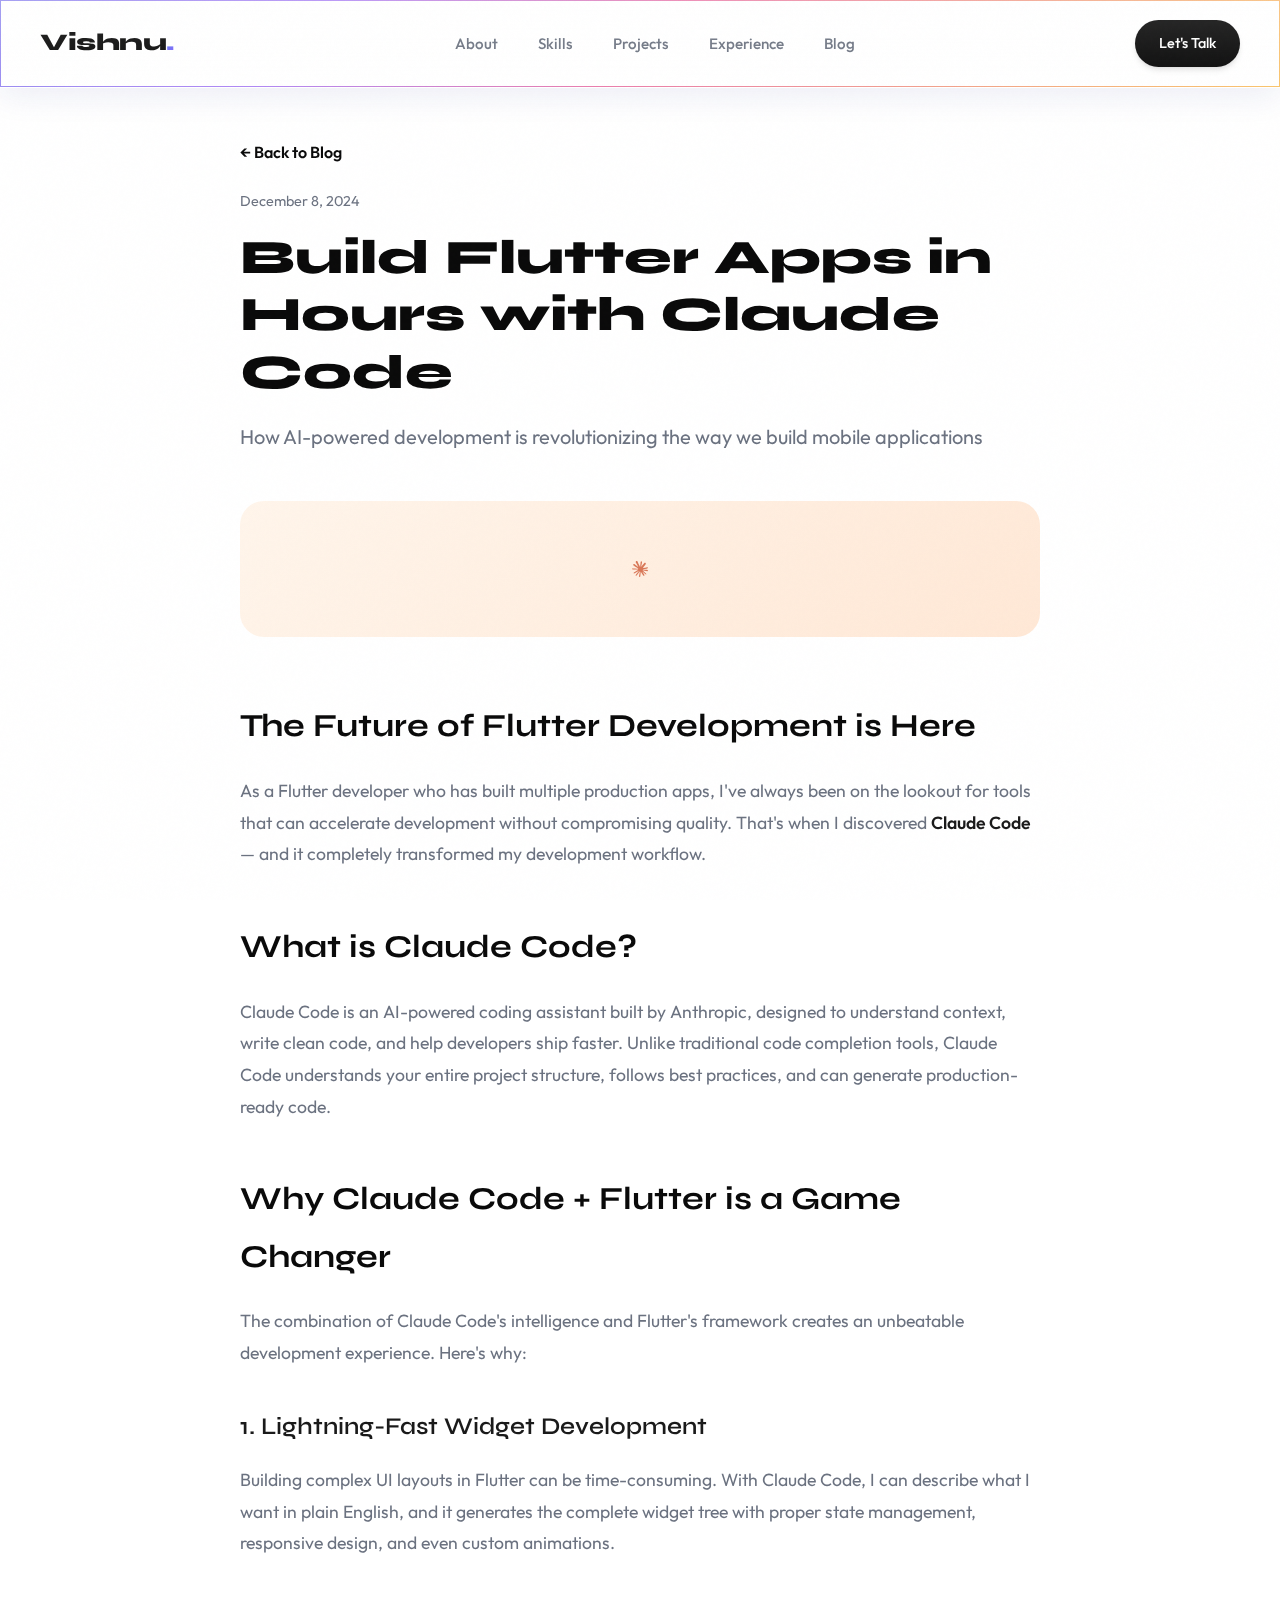
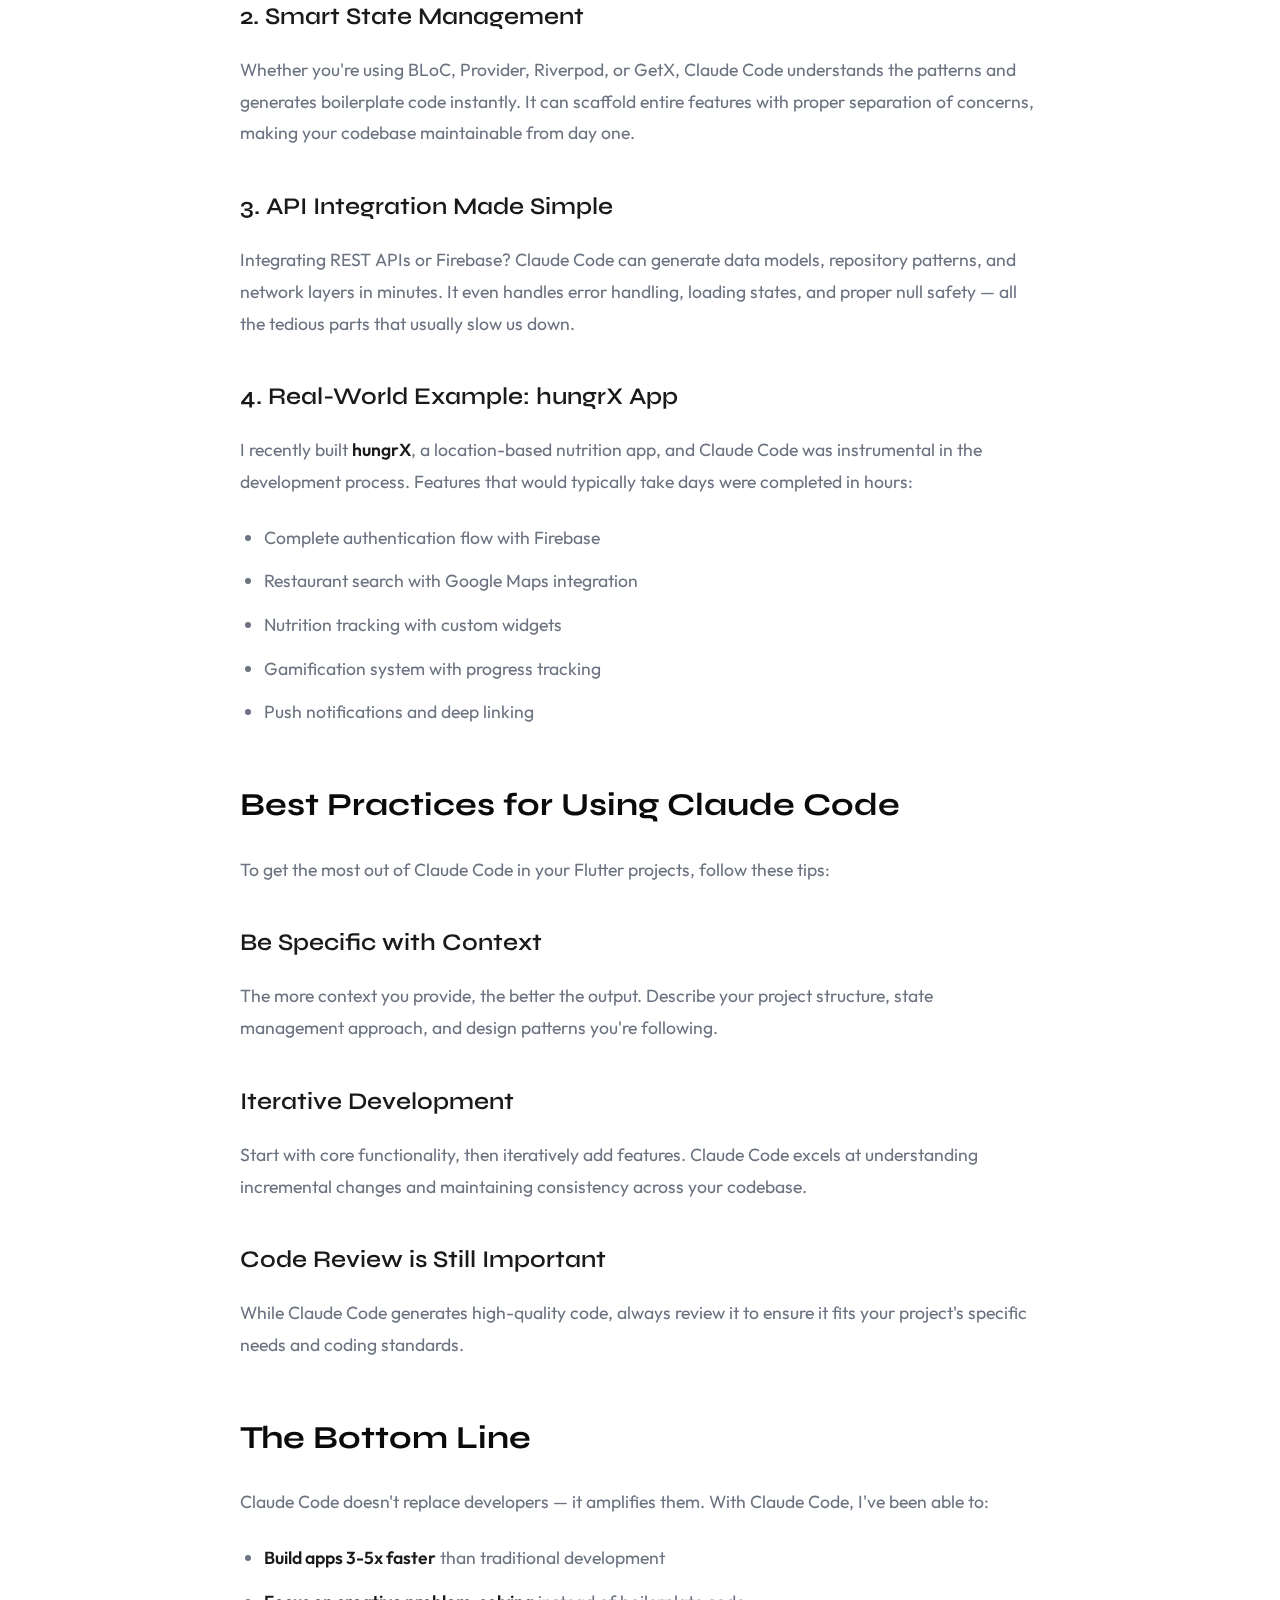
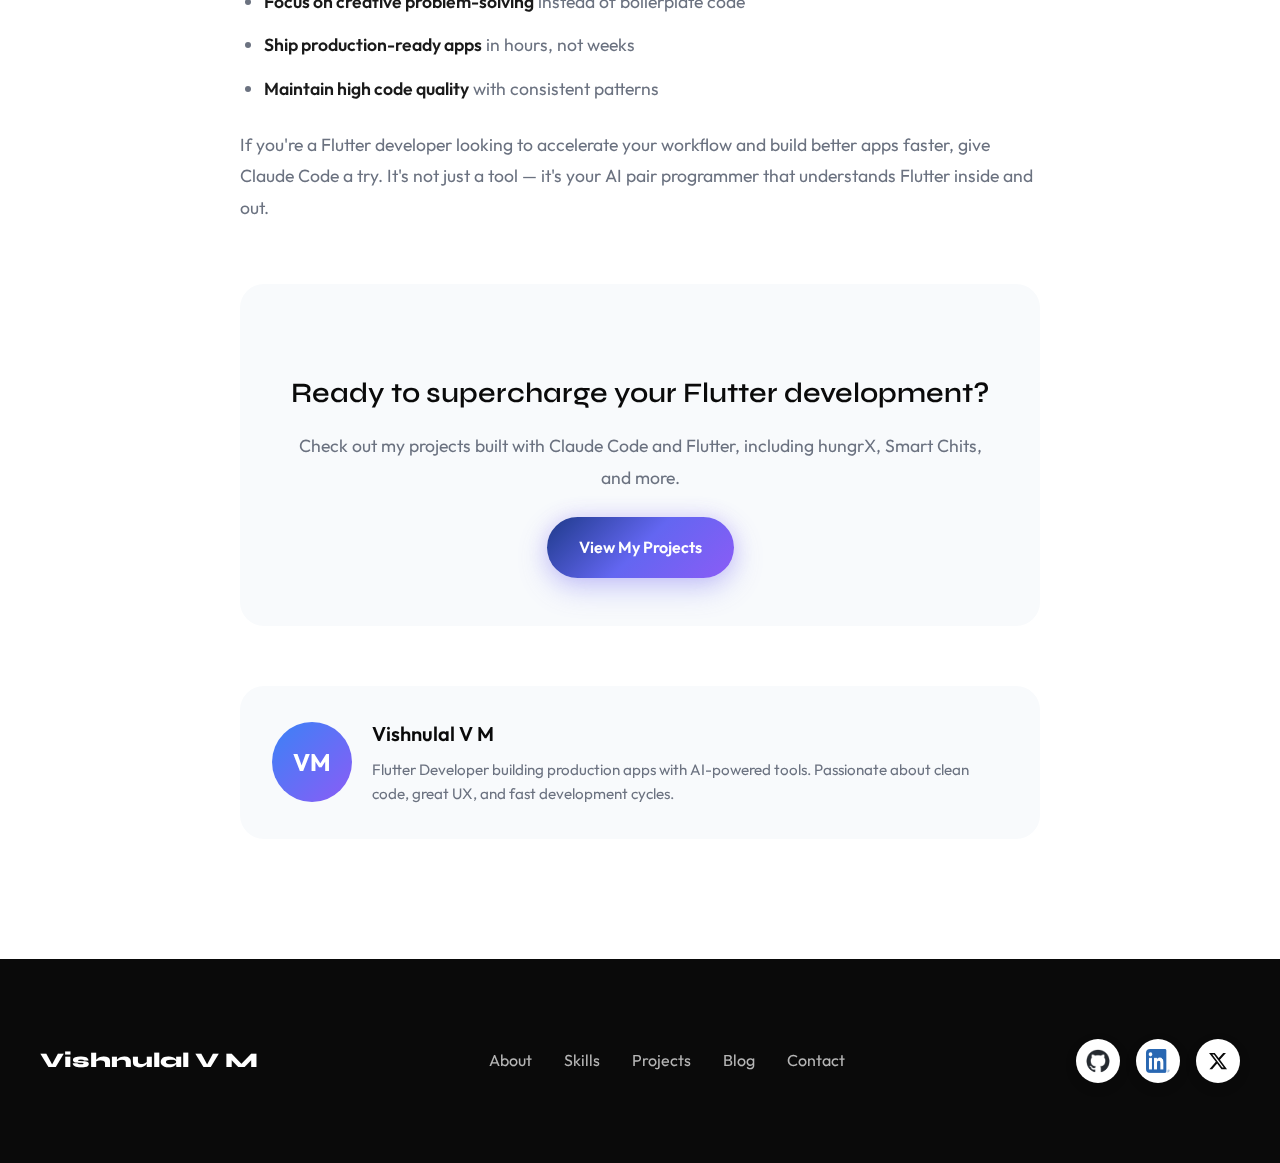
<file: blog-claude-flutter.html>
<!DOCTYPE html>
<html lang="en">
  <head>
    <meta charset="UTF-8" />
    <meta name="viewport" content="width=device-width, initial-scale=1.0" />
    <title>Build Flutter Apps in Hours with Claude Code | Vishnulal V M</title>
    <meta
      name="description"
      content="Discover how Claude Code revolutionizes Flutter development, enabling you to build production-ready apps in record time."
    />
    <link rel="preconnect" href="https://fonts.googleapis.com" />
    <link rel="preconnect" href="https://fonts.gstatic.com" crossorigin />
    <link
      href="https://fonts.googleapis.com/css2?family=Outfit:wght@300;400;500;600;700&family=Syne:wght@700;800&display=swap"
      rel="stylesheet"
    />
    <link rel="stylesheet" href="style.css" />
  </head>
  <body>
    <!-- Navigation -->
    <nav>
      <div class="nav-container">
        <a href="index.html" class="logo">Vishnu<span>.</span></a>
        <ul class="nav-links" id="navLinks">
          <li><a href="index.html#about">About</a></li>
          <li><a href="index.html#skills">Skills</a></li>
          <li><a href="index.html#projects">Projects</a></li>
          <li><a href="index.html#experience">Experience</a></li>
          <li><a href="blog.html" class="active">Blog</a></li>
        </ul>
        <a href="index.html#contact" class="nav-cta">Let's Talk</a>
        <div class="menu-toggle" id="menuToggle">
          <span></span>
          <span></span>
          <span></span>
        </div>
      </div>
    </nav>

    <!-- Blog Post Content -->
    <article class="blog-post">
      <div class="blog-post-container">
        <!-- Header -->
        <header class="blog-post-header">
          <a href="blog.html" class="back-link">&larr; Back to Blog</a>
          <span class="blog-post-date">December 8, 2024</span>
          <h1 class="blog-post-title">Build Flutter Apps in Hours with Claude Code</h1>
          <p class="blog-post-subtitle">
            How AI-powered development is revolutionizing the way we build mobile applications
          </p>
        </header>

        <!-- Featured Image -->
        <div class="blog-post-image">
          <img src="assets/claude-color.svg" alt="Claude Code" style="max-width: 200px; margin: 0 auto; display: block;" />
        </div>

        <!-- Content -->
        <div class="blog-post-content">
          <h2>The Future of Flutter Development is Here</h2>
          <p>
            As a Flutter developer who has built multiple production apps, I've always been on the lookout for tools that can accelerate development without compromising quality. That's when I discovered <strong>Claude Code</strong> — and it completely transformed my development workflow.
          </p>

          <h2>What is Claude Code?</h2>
          <p>
            Claude Code is an AI-powered coding assistant built by Anthropic, designed to understand context, write clean code, and help developers ship faster. Unlike traditional code completion tools, Claude Code understands your entire project structure, follows best practices, and can generate production-ready code.
          </p>

          <h2>Why Claude Code + Flutter is a Game Changer</h2>
          <p>
            The combination of Claude Code's intelligence and Flutter's framework creates an unbeatable development experience. Here's why:
          </p>

          <h3>1. Lightning-Fast Widget Development</h3>
          <p>
            Building complex UI layouts in Flutter can be time-consuming. With Claude Code, I can describe what I want in plain English, and it generates the complete widget tree with proper state management, responsive design, and even custom animations.
          </p>

          <h3>2. Smart State Management</h3>
          <p>
            Whether you're using BLoC, Provider, Riverpod, or GetX, Claude Code understands the patterns and generates boilerplate code instantly. It can scaffold entire features with proper separation of concerns, making your codebase maintainable from day one.
          </p>

          <h3>3. API Integration Made Simple</h3>
          <p>
            Integrating REST APIs or Firebase? Claude Code can generate data models, repository patterns, and network layers in minutes. It even handles error handling, loading states, and proper null safety — all the tedious parts that usually slow us down.
          </p>

          <h3>4. Real-World Example: hungrX App</h3>
          <p>
            I recently built <strong>hungrX</strong>, a location-based nutrition app, and Claude Code was instrumental in the development process. Features that would typically take days were completed in hours:
          </p>
          <ul>
            <li>Complete authentication flow with Firebase</li>
            <li>Restaurant search with Google Maps integration</li>
            <li>Nutrition tracking with custom widgets</li>
            <li>Gamification system with progress tracking</li>
            <li>Push notifications and deep linking</li>
          </ul>

          <h2>Best Practices for Using Claude Code</h2>
          <p>
            To get the most out of Claude Code in your Flutter projects, follow these tips:
          </p>

          <h3>Be Specific with Context</h3>
          <p>
            The more context you provide, the better the output. Describe your project structure, state management approach, and design patterns you're following.
          </p>

          <h3>Iterative Development</h3>
          <p>
            Start with core functionality, then iteratively add features. Claude Code excels at understanding incremental changes and maintaining consistency across your codebase.
          </p>

          <h3>Code Review is Still Important</h3>
          <p>
            While Claude Code generates high-quality code, always review it to ensure it fits your project's specific needs and coding standards.
          </p>

          <h2>The Bottom Line</h2>
          <p>
            Claude Code doesn't replace developers — it amplifies them. With Claude Code, I've been able to:
          </p>
          <ul>
            <li><strong>Build apps 3-5x faster</strong> than traditional development</li>
            <li><strong>Focus on creative problem-solving</strong> instead of boilerplate code</li>
            <li><strong>Ship production-ready apps</strong> in hours, not weeks</li>
            <li><strong>Maintain high code quality</strong> with consistent patterns</li>
          </ul>

          <p>
            If you're a Flutter developer looking to accelerate your workflow and build better apps faster, give Claude Code a try. It's not just a tool — it's your AI pair programmer that understands Flutter inside and out.
          </p>

          <div class="blog-post-cta">
            <h3>Ready to supercharge your Flutter development?</h3>
            <p>Check out my projects built with Claude Code and Flutter, including hungrX, Smart Chits, and more.</p>
            <a href="index.html#projects" class="btn-primary">View My Projects</a>
          </div>
        </div>

        <!-- Author Info -->
        <div class="blog-post-author">
          <div class="author-avatar">VM</div>
          <div class="author-info">
            <h4>Vishnulal V M</h4>
            <p>Flutter Developer building production apps with AI-powered tools. Passionate about clean code, great UX, and fast development cycles.</p>
          </div>
        </div>
      </div>
    </article>

    <!-- Footer -->
    <footer>
      <div class="footer-container">
        <div class="footer-logo">Vishnulal V M</div>
        <ul class="footer-links">
          <li><a href="index.html#about">About</a></li>
          <li><a href="index.html#skills">Skills</a></li>
          <li><a href="index.html#projects">Projects</a></li>
          <li><a href="blog.html">Blog</a></li>
          <li><a href="index.html#contact">Contact</a></li>
        </ul>
        <div class="footer-social">
          <a
            href="https://github.com/vishnulalvm"
            target="_blank"
            class="social-link"
            aria-label="GitHub"
          >
            <img src="assets/github-mark.png" alt="GitHub" style="width: 24px; height: 24px; border-radius: 50%;" />
          </a>
          <a
            href="https://linkedin.com/in/vishnulalvm"
            target="_blank"
            class="social-link"
            aria-label="LinkedIn"
          >
            <img src="assets/LI-In-Bug.png" alt="LinkedIn" style="width: 24px; height: 24px; border-radius: 4px;" />
          </a>
          <a
            href="https://x.com/vishnulal_vm"
            target="_blank"
            class="social-link"
            aria-label="X (Twitter)"
          >
            <svg viewBox="0 0 24 24">
              <path
                d="M18.244 2.25h3.308l-7.227 8.26 8.502 11.24H16.17l-5.214-6.817L4.99 21.75H1.68l7.73-8.835L1.254 2.25H8.08l4.713 6.231zm-1.161 17.52h1.833L7.084 4.126H5.117z"
              />
            </svg>
          </a>
        </div>
      </div>
    </footer>
    <script src="script.js"></script>
  </body>
</html>
</file>
<file: style.css>
:root {
    --primary: #0a0a0a;
    --secondary: #1a1a1a;
    --accent: #3b82f6;
    --accent-light: #60a5fa;
    --text: #1a1a1a;
    --text-muted: #6b7280;
    --bg: #ffffff;
    --bg-subtle: #f8fafc;

    /* Enhanced Gradient System - AI Website Style */
    --gradient-1: linear-gradient(135deg, #3b82f6 0%, #8b5cf6 100%);
    --gradient-2: linear-gradient(135deg, #f0f9ff 0%, #e0f2fe 50%, #f5f3ff 100%);
    --gradient-mesh: linear-gradient(135deg, #667eea 0%, #764ba2 50%, #f093fb 100%);
    --gradient-ai: linear-gradient(135deg, #4f46e5 0%, #7c3aed 25%, #db2777 50%, #f59e0b 100%);
    --gradient-cosmic: linear-gradient(135deg, #1e3a8a 0%, #6366f1 25%, #8b5cf6 50%, #ec4899 75%, #f97316 100%);
    --gradient-glass: linear-gradient(135deg, rgba(255,255,255,0.1) 0%, rgba(255,255,255,0.05) 100%);
    --gradient-glow: radial-gradient(circle at 50% 50%, rgba(139,92,246,0.15), transparent 70%);

    /* Enhanced Shadows with Color */
    --shadow-sm: 0 1px 2px rgba(0,0,0,0.05);
    --shadow-md: 0 4px 6px -1px rgba(0,0,0,0.1), 0 2px 4px -2px rgba(0,0,0,0.1);
    --shadow-lg: 0 10px 15px -3px rgba(0,0,0,0.1), 0 4px 6px -4px rgba(0,0,0,0.1);
    --shadow-xl: 0 20px 25px -5px rgba(0,0,0,0.1), 0 8px 10px -6px rgba(0,0,0,0.1);
    --shadow-glow: 0 0 30px rgba(139,92,246,0.3), 0 0 60px rgba(59,130,246,0.2);
    --shadow-glow-strong: 0 0 40px rgba(139,92,246,0.4), 0 0 80px rgba(59,130,246,0.3);

    /* Glassmorphism Presets */
    --glass-bg: rgba(255, 255, 255, 0.7);
    --glass-bg-strong: rgba(255, 255, 255, 0.85);
    --glass-border: rgba(255, 255, 255, 0.3);
    --glass-dark: rgba(0, 0, 0, 0.05);

    --radius: 16px;
    --radius-lg: 24px;
    --radius-full: 9999px;
}

* {
    margin: 0;
    padding: 0;
    box-sizing: border-box;
}

html {
    scroll-behavior: smooth;
}

body {
    font-family: 'Outfit', -apple-system, BlinkMacSystemFont, sans-serif;
    background: var(--bg);
    color: var(--text);
    line-height: 1.6;
    overflow-x: hidden;
}

/* Grain Overlay */
body::before {
    content: '';
    position: fixed;
    top: 0;
    left: 0;
    width: 100%;
    height: 100%;
    pointer-events: none;
    opacity: 0.015;
    z-index: 9999;
    background-image: url("data:image/svg+xml,%3Csvg viewBox='0 0 256 256' xmlns='http://www.w3.org/2000/svg'%3E%3Cfilter id='noiseFilter'%3E%3CfeTurbulence type='fractalNoise' baseFrequency='0.9' numOctaves='4' stitchTiles='stitch'/%3E%3C/filter%3E%3Crect width='100%25' height='100%25' filter='url(%23noiseFilter)'/%3E%3C/svg%3E");
}

/* Navigation - Frosted Glass Effect */
nav {
    position: fixed;
    top: 0;
    left: 0;
    right: 0;
    z-index: 1000;
    padding: 20px 40px;
    background: rgba(255, 255, 255, 0.35);
    backdrop-filter: blur(60px) saturate(180%);
    -webkit-backdrop-filter: blur(60px) saturate(180%);
    border-bottom: 1px solid rgba(255, 255, 255, 0.2);
    box-shadow: 0 8px 32px rgba(31, 38, 135, 0.08),
                inset 0 1px 1px rgba(255, 255, 255, 0.5),
                inset 0 -1px 1px rgba(255, 255, 255, 0.15);
    transition: all 0.3s ease;
}

/* Scrolled state - more opaque */
nav.scrolled {
    background: rgba(255, 255, 255, 0.6);
    backdrop-filter: blur(40px) saturate(180%);
    -webkit-backdrop-filter: blur(40px) saturate(180%);
    box-shadow: 0 4px 24px rgba(31, 38, 135, 0.12),
                inset 0 1px 1px rgba(255, 255, 255, 0.5);
}

nav::before {
    content: '';
    position: absolute;
    inset: 0;
    border-radius: 0;
    padding: 1px;
    background: var(--gradient-ai);
    -webkit-mask: linear-gradient(#fff 0 0) content-box, linear-gradient(#fff 0 0);
    -webkit-mask-composite: xor;
    mask-composite: exclude;
    opacity: 0;
    transition: opacity 0.3s ease;
    pointer-events: none;
}

nav:hover::before {
    opacity: 0.6;
}

/* Add subtle gradient overlay for depth */
nav::after {
    content: '';
    position: absolute;
    inset: 0;
    background: linear-gradient(180deg,
        rgba(255, 255, 255, 0.15) 0%,
        transparent 100%);
    pointer-events: none;
}

.nav-container {
    max-width: 1400px;
    margin: 0 auto;
    display: flex;
    justify-content: space-between;
    align-items: center;
}

.logo {
    font-family: 'Syne', sans-serif;
    font-weight: 800;
    font-size: 1.5rem;
    color: var(--primary);
    text-decoration: none;
    letter-spacing: -0.02em;
}

.logo span {
    background: var(--gradient-1);
    -webkit-background-clip: text;
    -webkit-text-fill-color: transparent;
    background-clip: text;
}

.nav-links {
    display: flex;
    gap: 40px;
    list-style: none;
}

.nav-links a {
    text-decoration: none;
    color: var(--text-muted);
    font-weight: 500;
    font-size: 0.95rem;
    transition: color 0.2s ease;
    position: relative;
}

.nav-links a::after {
    content: '';
    position: absolute;
    bottom: -4px;
    left: 0;
    width: 0;
    height: 2px;
    background: var(--gradient-ai);
    background-size: 200% 100%;
    transition: width 0.3s ease, background-position 0.5s ease;
    animation: gradientSlide 3s ease infinite;
}

@keyframes gradientSlide {
    0%, 100% { background-position: 0% 50%; }
    50% { background-position: 100% 50%; }
}

.nav-links a:hover {
    color: var(--primary);
}

.nav-links a:hover::after {
    width: 100%;
}

.nav-cta {
    background: var(--primary);
    color: white;
    padding: 12px 24px;
    border-radius: var(--radius-full);
    text-decoration: none;
    font-weight: 500;
    font-size: 0.9rem;
    transition: all 0.3s ease;
    box-shadow: var(--shadow-md);
}

.nav-cta:hover {
    transform: translateY(-2px);
    box-shadow: var(--shadow-lg);
}

/* Mobile Menu */
.menu-toggle {
    display: none;
    flex-direction: column;
    gap: 5px;
    cursor: pointer;
    padding: 10px;
}

.menu-toggle span {
    width: 24px;
    height: 2px;
    background: var(--primary);
    transition: all 0.3s ease;
}

/* Hero Section - Enhanced Gradient Mesh */
.hero {
    min-height: 100vh;
    display: flex;
    align-items: center;
    justify-content: center;
    padding: 140px 40px 120px;
    position: relative;
    background: linear-gradient(180deg, #ffffff 0%, #fafbff 100%);
    overflow: hidden;
}

.hero::before {
    content: '';
    position: absolute;
    top: -20%;
    right: -10%;
    width: 800px;
    height: 800px;
    background: radial-gradient(circle, rgba(99,102,241,0.12) 0%, rgba(139,92,246,0.08) 40%, transparent 70%);
    border-radius: 50%;
    filter: blur(80px);
    animation: float 20s ease-in-out infinite;
}

.hero::after {
    content: '';
    position: absolute;
    bottom: -20%;
    left: -10%;
    width: 700px;
    height: 700px;
    background: radial-gradient(circle, rgba(139,92,246,0.1) 0%, rgba(236,72,153,0.06) 40%, transparent 70%);
    border-radius: 50%;
    filter: blur(80px);
    animation: float 25s ease-in-out infinite reverse;
}

/* Animated gradient orb */
.hero .gradient-orb {
    position: absolute;
    width: 600px;
    height: 600px;
    top: 50%;
    left: 50%;
    transform: translate(-50%, -50%);
    background: radial-gradient(circle, rgba(124,58,237,0.08) 0%, rgba(219,39,119,0.05) 30%, transparent 60%);
    border-radius: 50%;
    filter: blur(100px);
    animation: pulse 15s ease-in-out infinite;
    pointer-events: none;
}

@keyframes pulse {
    0%, 100% {
        transform: translate(-50%, -50%) scale(1);
        opacity: 0.6;
    }
    50% {
        transform: translate(-50%, -50%) scale(1.2);
        opacity: 0.8;
    }
}

@keyframes float {
    0%, 100% { transform: translate(0, 0); }
    50% { transform: translate(30px, -30px); }
}

.hero-container {
    max-width: 1200px;
    width: 100%;
    display: grid;
    grid-template-columns: 1fr 1fr;
    gap: 80px;
    align-items: center;
    position: relative;
    z-index: 1;
}

.hero-content h1 {
    font-family: 'Syne', sans-serif;
    font-size: clamp(2.5rem, 5vw, 3.5rem);
    font-weight: 800;
    line-height: 1.2;
    letter-spacing: -0.03em;
    margin-bottom: 24px;
}

.hero-content h1 span {
    background: var(--gradient-1);
    -webkit-background-clip: text;
    -webkit-text-fill-color: transparent;
    background-clip: text;
    white-space: nowrap;
}

.hero-tagline {
    font-size: 1.25rem;
    color: var(--text-muted);
    margin-bottom: 32px;
    max-width: 500px;
}

.hero-stats {
    display: flex;
    gap: 48px;
    margin-bottom: 40px;
}

.stat {
    text-align: left;
}

.stat-number {
    font-family: 'Syne', sans-serif;
    font-size: 2.5rem;
    font-weight: 700;
    color: var(--primary);
    line-height: 1;
}

.stat-label {
    font-size: 0.9rem;
    color: var(--text-muted);
    margin-top: 4px;
}

.hero-buttons {
    display: flex;
    gap: 16px;
    flex-wrap: wrap;
}

.btn-primary {
    display: inline-flex;
    align-items: center;
    gap: 8px;
    background: var(--gradient-cosmic);
    background-size: 200% 200%;
    color: white;
    padding: 16px 32px;
    border-radius: var(--radius-full);
    text-decoration: none;
    font-weight: 600;
    font-size: 1rem;
    transition: all 0.4s cubic-bezier(0.4, 0, 0.2, 1);
    box-shadow: 0 10px 30px rgba(99,102,241,0.3),
                0 0 20px rgba(139,92,246,0.2);
    position: relative;
    overflow: hidden;
    animation: gradientRotate 6s ease infinite;
}

.btn-primary::before {
    content: '';
    position: absolute;
    inset: 0;
    background: linear-gradient(135deg, rgba(255,255,255,0.2), transparent);
    opacity: 0;
    transition: opacity 0.3s ease;
}

.btn-primary:hover {
    transform: translateY(-4px);
    box-shadow: 0 20px 40px rgba(99,102,241,0.4),
                0 0 40px rgba(139,92,246,0.3);
}

.btn-primary:hover::before {
    opacity: 1;
}

.btn-secondary {
    display: inline-flex;
    align-items: center;
    gap: 8px;
    background: var(--glass-bg-strong);
    backdrop-filter: blur(20px) saturate(180%);
    -webkit-backdrop-filter: blur(20px) saturate(180%);
    color: var(--primary);
    padding: 16px 32px;
    border-radius: var(--radius-full);
    text-decoration: none;
    font-weight: 600;
    font-size: 1rem;
    transition: all 0.4s cubic-bezier(0.4, 0, 0.2, 1);
    border: 2px solid var(--glass-border);
    position: relative;
    overflow: hidden;
}

.btn-secondary::before {
    content: '';
    position: absolute;
    inset: 0;
    background: var(--gradient-ai);
    opacity: 0;
    transition: opacity 0.3s ease;
}

.btn-secondary:hover {
    border-color: rgba(139,92,246,0.5);
    transform: translateY(-4px);
    box-shadow: 0 12px 30px rgba(99,102,241,0.2);
}

.btn-secondary:hover::before {
    opacity: 0.1;
}

.btn-secondary span,
.btn-secondary svg {
    position: relative;
    z-index: 1;
}

.hero-visual {
    position: relative;
    display: flex;
    justify-content: center;
    align-items: center;
}

.profile-frame {
    width: 400px;
    height: 400px;
    border-radius: 50%;
    background: var(--gradient-cosmic);
    background-size: 200% 200%;
    padding: 5px;
    position: relative;
    box-shadow: 0 10px 40px rgba(0,0,0,0.1);
    animation: gradientRotate 8s ease infinite;
}

@keyframes gradientRotate {
    0%, 100% { background-position: 0% 50%; }
    50% { background-position: 100% 50%; }
}

.profile-image {
    width: 100%;
    height: 100%;
    border-radius: 50%;
    background: #ffffff;
    display: flex;
    align-items: center;
    justify-content: center;
    font-size: 8rem;
    overflow: hidden;
    position: relative;
}

.profile-image img {
    width: 100%;
    height: 100%;
    object-fit: cover;
    border-radius: 50%;
    position: relative;
    z-index: 1;
}

.profile-image svg {
    width: 200px;
    height: 200px;
    fill: white;
    opacity: 0.9;
}

.floating-card {
    position: absolute;
    background: var(--glass-bg-strong);
    backdrop-filter: blur(20px) saturate(180%);
    -webkit-backdrop-filter: blur(20px) saturate(180%);
    padding: 16px 24px;
    border-radius: var(--radius);
    box-shadow: 0 10px 40px rgba(0,0,0,0.1),
                0 0 20px rgba(139,92,246,0.1);
    border: 1px solid var(--glass-border);
    animation: floatCard 6s ease-in-out infinite;
    overflow: hidden;
    z-index: 10;
}

.floating-card::before {
    content: '';
    position: absolute;
    inset: 0;
    background: var(--gradient-glass);
    opacity: 0.5;
    z-index: -1;
}

.floating-card span {
    position: relative;
    z-index: 1;
    font-weight: 600;
    display: flex;
    align-items: center;
    gap: 8px;
}

.floating-card.flutter {
    top: 10%;
    right: -20px;
    animation-delay: -2s;
}

.floating-card.dart {
    bottom: 20%;
    left: -40px;
    animation-delay: -4s;
}

@keyframes floatCard {
    0%, 100% { transform: translateY(0); }
    50% { transform: translateY(-15px); }
}

/* Shimmer Effect */
@keyframes shimmer {
    0% {
        background-position: -200% center;
    }
    100% {
        background-position: 200% center;
    }
}

.shimmer {
    position: relative;
    overflow: hidden;
}

.shimmer::after {
    content: '';
    position: absolute;
    top: 0;
    left: 0;
    width: 100%;
    height: 100%;
    background: linear-gradient(
        90deg,
        transparent,
        rgba(255, 255, 255, 0.3),
        transparent
    );
    background-size: 200% 100%;
    animation: shimmer 3s infinite;
    pointer-events: none;
}

.floating-card .icon {
    width: 28px;
    height: 28px;
    object-fit: contain;
}

/* Section Styles */
section {
    padding: 120px 40px;
}

.section-header {
    text-align: center;
    max-width: 700px;
    margin: 0 auto 60px;
}

.section-label {
    display: inline-block;
    font-size: 0.85rem;
    font-weight: 600;
    color: var(--accent);
    text-transform: uppercase;
    letter-spacing: 0.1em;
    margin-bottom: 16px;
}

.section-title {
    font-family: 'Syne', sans-serif;
    font-size: 3rem;
    font-weight: 700;
    letter-spacing: -0.02em;
    margin-bottom: 20px;
    background: var(--gradient-cosmic);
    background-size: 200% 200%;
    -webkit-background-clip: text;
    -webkit-text-fill-color: transparent;
    background-clip: text;
    animation: gradientRotate 8s ease infinite;
}

.section-subtitle {
    font-size: 1.15rem;
    color: var(--text-muted);
}

/* About Section - Enhanced Background */
.about {
    background: linear-gradient(180deg, #fafbff 0%, #f0f4ff 100%);
    position: relative;
    overflow: hidden;
}

.about::before {
    content: '';
    position: absolute;
    top: 20%;
    right: -10%;
    width: 600px;
    height: 600px;
    background: radial-gradient(circle, rgba(99,102,241,0.08) 0%, transparent 70%);
    border-radius: 50%;
    filter: blur(80px);
    pointer-events: none;
}

.about::after {
    content: '';
    position: absolute;
    bottom: 10%;
    left: -10%;
    width: 500px;
    height: 500px;
    background: radial-gradient(circle, rgba(139,92,246,0.06) 0%, transparent 70%);
    border-radius: 50%;
    filter: blur(80px);
    pointer-events: none;
}

.about-grid {
    max-width: 1300px;
    margin: 0 auto;
    display: grid;
    grid-template-columns: 1fr 1.3fr;
    gap: 100px;
    align-items: center;
    position: relative;
    z-index: 1;
}

.about-image {
    position: relative;
}

.about-image-frame {
    border-radius: var(--radius-lg);
    overflow: hidden;
    box-shadow: 0 20px 60px rgba(0,0,0,0.1);
    position: relative;
    transition: all 0.4s ease;
}

.about-image-frame:hover {
    transform: translateY(-10px);
    box-shadow: 0 30px 80px rgba(0,0,0,0.15);
}

.about-placeholder {
    width: 100%;
    aspect-ratio: 4/5;
    background: linear-gradient(135deg, #e0e7ff 0%, #c7d2fe 50%, #ddd6fe 100%);
    display: flex;
    align-items: center;
    justify-content: center;
}

.about-placeholder svg {
    width: 200px;
    height: 200px;
    fill: rgba(99, 102, 241, 0.3);
}

.about-content {
    padding: 40px 0;
}

.about-content h3 {
    font-family: 'Syne', sans-serif;
    font-size: 2.5rem;
    font-weight: 700;
    margin-bottom: 32px;
    line-height: 1.2;
    color: var(--primary);
}

.about-content p {
    color: var(--text-muted);
    margin-bottom: 24px;
    font-size: 1.1rem;
    line-height: 1.8;
}

.about-highlights {
    display: grid;
    grid-template-columns: 1fr 1fr;
    gap: 24px;
    margin-top: 48px;
}

.highlight-card {
    background: var(--glass-bg);
    backdrop-filter: blur(20px) saturate(180%);
    -webkit-backdrop-filter: blur(20px) saturate(180%);
    padding: 32px;
    border-radius: var(--radius-lg);
    transition: all 0.4s cubic-bezier(0.4, 0, 0.2, 1);
    border: 1px solid var(--glass-border);
    box-shadow: 0 4px 12px rgba(0,0,0,0.05);
    position: relative;
    overflow: hidden;
}

.highlight-card::before {
    content: '';
    position: absolute;
    inset: 0;
    background: var(--gradient-glass);
    opacity: 0;
    transition: opacity 0.4s ease;
}

.highlight-card:hover {
    transform: translateY(-12px);
    box-shadow: 0 16px 40px rgba(0,0,0,0.12),
                0 0 40px rgba(99,102,241,0.15);
    border-color: rgba(99,102,241,0.4);
}

.highlight-card:hover::before {
    opacity: 1;
}

.highlight-icon {
    width: 56px;
    height: 56px;
    background: var(--gradient-1);
    border-radius: 14px;
    display: flex;
    align-items: center;
    justify-content: center;
    margin-bottom: 20px;
}

.highlight-icon svg {
    width: 28px;
    height: 28px;
    fill: white;
}

.highlight-card h4 {
    font-weight: 600;
    font-size: 1.1rem;
    margin-bottom: 10px;
    color: var(--primary);
}

.highlight-card p {
    font-size: 0.95rem;
    color: var(--text-muted);
    margin: 0;
    line-height: 1.6;
}

/* Skills Section - Enhanced Background */
.skills {
    background: linear-gradient(180deg, #ffffff 0%, #f5f7ff 50%, #fafbff 100%);
    position: relative;
    overflow: hidden;
}

.skills::before {
    content: '';
    position: absolute;
    top: -10%;
    left: 50%;
    transform: translateX(-50%);
    width: 800px;
    height: 400px;
    background: radial-gradient(ellipse, rgba(139,92,246,0.08) 0%, transparent 70%);
    border-radius: 50%;
    filter: blur(100px);
    pointer-events: none;
}

.skills-container {
    max-width: 1200px;
    margin: 0 auto;
    position: relative;
    z-index: 1;
}

.skills-grid {
    display: grid;
    grid-template-columns: repeat(auto-fit, minmax(280px, 1fr));
    gap: 24px;
}

.skill-card {
    background: var(--glass-bg);
    backdrop-filter: blur(20px) saturate(180%);
    -webkit-backdrop-filter: blur(20px) saturate(180%);
    padding: 32px;
    border-radius: var(--radius-lg);
    box-shadow: var(--shadow-sm);
    transition: all 0.4s cubic-bezier(0.4, 0, 0.2, 1);
    border: 1px solid var(--glass-border);
    position: relative;
    overflow: hidden;
}

.skill-card::before {
    content: '';
    position: absolute;
    inset: 0;
    background: var(--gradient-glass);
    opacity: 0;
    transition: opacity 0.4s ease;
}

.skill-card:hover {
    transform: translateY(-12px);
    box-shadow: 0 20px 40px rgba(0,0,0,0.12),
                0 0 40px rgba(139,92,246,0.15);
    border-color: rgba(139,92,246,0.3);
}

.skill-card:hover::before {
    opacity: 1;
}

.skill-icon {
    width: 56px;
    height: 56px;
    background: linear-gradient(135deg, #e0e7ff 0%, #ddd6fe 50%, #fce7f3 100%);
    background-size: 200% 200%;
    border-radius: 16px;
    display: flex;
    align-items: center;
    justify-content: center;
    margin-bottom: 20px;
    font-size: 1.5rem;
    box-shadow: 0 4px 16px rgba(139,92,246,0.15);
    animation: gradientRotate 6s ease infinite;
    position: relative;
    z-index: 1;
}

.skill-card h3 {
    font-weight: 600;
    font-size: 1.2rem;
    margin-bottom: 12px;
}

.skill-card p {
    font-size: 0.95rem;
    color: var(--text-muted);
    margin-bottom: 20px;
}

.skill-tags {
    display: flex;
    flex-wrap: wrap;
    gap: 8px;
}

.skill-tag {
    font-size: 0.8rem;
    padding: 6px 12px;
    background: var(--bg-subtle);
    border-radius: var(--radius-full);
    color: var(--text-muted);
    font-weight: 500;
}

/* Projects Section */
.projects {
    background: white;
    padding-left: 0;
    padding-right: 0;
}

.projects-container {
    max-width: 100%;
    margin: 0 auto;
}

.projects-grid {
    display: flex;
    justify-content: center;
    flex-wrap: nowrap;
    gap: 32px;
    margin-bottom: 32px;
    overflow-x: auto;
    overflow-y: hidden;
    padding: 20px 40px;
    scroll-behavior: smooth;
    scroll-snap-type: x mandatory;
}

.projects-grid::-webkit-scrollbar {
    height: 6px;
}

.projects-grid::-webkit-scrollbar-track {
    background: rgba(0,0,0,0.05);
    border-radius: 3px;
}

.projects-grid::-webkit-scrollbar-thumb {
    background: rgba(0,0,0,0.2);
    border-radius: 3px;
}

.projects-grid::-webkit-scrollbar-thumb:hover {
    background: rgba(0,0,0,0.3);
}

.project-icon {
    cursor: pointer;
    text-align: center;
    transition: all 0.3s ease;
    scroll-snap-align: center;
    flex: 0 0 auto;
}

.project-icon:hover {
    transform: scale(1.1);
}

.project-icon.active .icon-circle {
    box-shadow: 0 0 0 4px rgba(59,130,246,0.3);
}

.icon-circle {
    width: 100px;
    height: 100px;
    border-radius: 50%;
    display: flex;
    align-items: center;
    justify-content: center;
    margin: 0 auto 12px;
    font-size: 2.5rem;
    box-shadow: var(--shadow-lg);
    transition: all 0.3s ease;
    overflow: hidden;
}

.project-logo {
    width: 60%;
    height: 60%;
    object-fit: contain;
    filter: brightness(0) invert(1);
}

.project-logo-full {
    width: 100%;
    height: 100%;
    object-fit: cover;
}

.project-icon span {
    font-weight: 500;
    font-size: 0.9rem;
    color: var(--text-muted);
}

.project-icon.active span {
    color: var(--primary);
    font-weight: 600;
}

/* Project Showcase - Enhanced Glassmorphism */
.project-showcase {
    background: var(--glass-bg);
    backdrop-filter: blur(30px) saturate(180%);
    -webkit-backdrop-filter: blur(30px) saturate(180%);
    border-radius: var(--radius-lg);
    padding: 40px;
    display: none;
    animation: fadeIn 0.4s ease;
    border: 1px solid var(--glass-border);
    box-shadow: 0 8px 32px rgba(0,0,0,0.08);
    position: relative;
    overflow: hidden;
}

.project-showcase::before {
    content: '';
    position: absolute;
    inset: 0;
    background: var(--gradient-glass);
    opacity: 0.3;
    pointer-events: none;
}

.project-showcase.active {
    display: block;
}

.project-info,
.project-details,
.project-screenshots {
    position: relative;
    z-index: 1;
}

@keyframes fadeIn {
    from { opacity: 0; transform: translateY(20px); }
    to { opacity: 1; transform: translateY(0); }
}

.project-info {
    display: grid;
    grid-template-columns: 1fr 1.5fr;
    gap: 5px;
    align-items: start;
}

.project-details h3 {
    font-family: 'Syne', sans-serif;
    font-size: 1.8rem;
    font-weight: 700;
    margin-bottom: 16px;
}

.project-details p {
    color: var(--text-muted);
    margin-bottom: 24px;
}

.project-tech {
    display: flex;
    flex-wrap: wrap;
    gap: 8px;
    margin-bottom: 24px;
}

.tech-badge {
    font-size: 0.8rem;
    padding: 6px 14px;
    background: white;
    border-radius: var(--radius-full);
    color: var(--accent);
    font-weight: 500;
    border: 1px solid rgba(59,130,246,0.2);
}

.project-links {
    display: flex;
    gap: 12px;
}

.project-link {
    display: inline-flex;
    align-items: center;
    gap: 6px;
    padding: 10px 20px;
    background: var(--primary);
    color: white;
    text-decoration: none;
    border-radius: var(--radius-full);
    font-size: 0.9rem;
    font-weight: 500;
    transition: all 0.3s ease;
}

.project-link:hover {
    transform: translateY(-2px);
}

.project-link.outline {
    background: transparent;
    color: var(--primary);
    border: 2px solid var(--primary);
}

.project-screenshots {
    display: flex;
    gap: 16px;
    overflow-x: auto;
    overflow-y: hidden;
    padding: 16px 0;
    scroll-behavior: smooth;
    scroll-snap-type: x mandatory;
    -webkit-overflow-scrolling: touch;
}

.project-screenshots::-webkit-scrollbar {
    height: 8px;
}

.project-screenshots::-webkit-scrollbar-track {
    background: rgba(0,0,0,0.05);
    border-radius: 4px;
}

.project-screenshots::-webkit-scrollbar-thumb {
    background: rgba(0,0,0,0.2);
    border-radius: 4px;
}

.project-screenshots::-webkit-scrollbar-thumb:hover {
    background: rgba(0,0,0,0.3);
}

.screenshot {
    flex: 0 0 auto;
    width: 220px;
    border-radius: var(--radius);
    box-shadow: var(--shadow-md);
    overflow: hidden;
    transition: all 0.3s ease;
    background: #f3f4f6;
    display: flex;
    align-items: center;
    justify-content: center;
    scroll-snap-align: center;
}

.screenshot:hover {
    transform: translateY(-5px);
    box-shadow: var(--shadow-xl);
}

.screenshot img {
    width: 100%;
    height: 100%;
    object-fit: contain;
}

/* Experience Section */
.experience {
    background: var(--primary);
    color: white;
}

.experience .section-label {
    color: var(--accent-light);
}

.experience .section-title {
    color: white;
}

.experience .section-subtitle {
    color: rgba(255,255,255,0.7);
}

.experience-container {
    max-width: 900px;
    margin: 0 auto;
}

.timeline {
    position: relative;
    padding-left: 40px;
}

.timeline::before {
    content: '';
    position: absolute;
    left: 7px;
    top: 0;
    bottom: 0;
    width: 2px;
    background: rgba(255,255,255,0.2);
}

.timeline-item {
    position: relative;
    padding-bottom: 48px;
}

.timeline-item:last-child {
    padding-bottom: 0;
}

.timeline-dot {
    position: absolute;
    left: -40px;
    top: 0;
    width: 16px;
    height: 16px;
    background: var(--accent);
    border-radius: 50%;
    border: 3px solid var(--primary);
}

.timeline-content {
    background: rgba(255,255,255,0.05);
    padding: 32px;
    border-radius: var(--radius);
    backdrop-filter: blur(10px);
}

.timeline-header {
    display: flex;
    justify-content: space-between;
    align-items: flex-start;
    margin-bottom: 16px;
    flex-wrap: wrap;
    gap: 12px;
}

.timeline-title {
    font-family: 'Syne', sans-serif;
    font-size: 1.4rem;
    font-weight: 700;
}

.timeline-company {
    color: var(--accent-light);
    font-weight: 500;
}

.timeline-date {
    font-size: 0.9rem;
    color: rgba(255,255,255,0.6);
    background: rgba(255,255,255,0.1);
    padding: 6px 14px;
    border-radius: var(--radius-full);
}

.timeline-description {
    color: rgba(255,255,255,0.8);
    margin-bottom: 20px;
}

.timeline-achievements {
    list-style: none;
}

.timeline-achievements li {
    position: relative;
    padding-left: 24px;
    margin-bottom: 12px;
    color: rgba(255,255,255,0.7);
    font-size: 0.95rem;
}

.timeline-achievements li::before {
    content: '✓';
    position: absolute;
    left: 0;
    color: var(--accent-light);
    font-weight: 600;
}

/* Contact Section */
.contact {
    background: white;
}

.contact-container {
    max-width: 800px;
    margin: 0 auto;
    text-align: center;
}

.contact-methods {
    display: flex;
    justify-content: center;
    flex-wrap: wrap;
    gap: 24px;
    margin-top: 48px;
}

.contact-card {
    background: var(--glass-bg);
    backdrop-filter: blur(20px) saturate(180%);
    -webkit-backdrop-filter: blur(20px) saturate(180%);
    padding: 32px 48px;
    border-radius: var(--radius-lg);
    text-decoration: none;
    color: var(--text);
    transition: all 0.4s cubic-bezier(0.4, 0, 0.2, 1);
    min-width: 200px;
    border: 1px solid var(--glass-border);
    position: relative;
    overflow: hidden;
}

.contact-card::before {
    content: '';
    position: absolute;
    inset: 0;
    background: var(--gradient-ai);
    opacity: 0;
    transition: opacity 0.4s ease;
}

.contact-card:hover {
    transform: translateY(-12px);
    box-shadow: 0 20px 40px rgba(0,0,0,0.12),
                0 0 40px rgba(139,92,246,0.2);
    background: var(--glass-bg-strong);
    border-color: rgba(139,92,246,0.4);
}

.contact-card:hover::before {
    opacity: 0.05;
}

.contact-icon,
.contact-card h4,
.contact-card p {
    position: relative;
    z-index: 1;
}

.contact-icon {
    font-size: 2.5rem;
    margin-bottom: 16px;
}

.contact-card h4 {
    font-weight: 600;
    margin-bottom: 4px;
}

.contact-card p {
    color: var(--text-muted);
    font-size: 0.9rem;
}

/* Footer */
footer {
    background: var(--primary);
    color: white;
    padding: 80px 40px;
}

.footer-container {
    max-width: 1200px;
    margin: 0 auto;
    display: flex;
    justify-content: space-between;
    align-items: center;
    flex-wrap: wrap;
    gap: 24px;
}

.footer-logo {
    font-family: 'Syne', sans-serif;
    font-weight: 800;
    font-size: 1.3rem;
}

.footer-links {
    display: flex;
    gap: 32px;
    list-style: none;
}

.footer-links a {
    color: rgba(255,255,255,0.7);
    text-decoration: none;
    transition: color 0.2s;
}

.footer-links a:hover {
    color: white;
}

.footer-social {
    display: flex;
    gap: 16px;
}

.social-link {
    width: 44px;
    height: 44px;
    background: white;
    border-radius: 50%;
    display: flex;
    align-items: center;
    justify-content: center;
    text-decoration: none;
    transition: all 0.3s ease;
    box-shadow: 0 4px 12px rgba(0,0,0,0.15);
}

.social-link:hover {
    background: #f3f4f6;
    transform: translateY(-5px);
    box-shadow: 0 8px 20px rgba(0,0,0,0.2);
}

.social-link svg {
    width: 20px;
    height: 20px;
    fill: var(--primary);
}

.social-link img {
    opacity: 1;
}

/* Responsive */
@media (max-width: 1024px) {
    .hero-container {
        grid-template-columns: 1fr;
        text-align: center;
        gap: 60px;
    }

    .hero-content h1 {
        font-size: 3rem;
    }

    .hero-tagline {
        margin: 0 auto 32px;
    }

    .hero-stats {
        justify-content: center;
    }

    .hero-buttons {
        justify-content: center;
    }

    .hero-visual {
        order: -1;
    }

    .profile-frame {
        width: 300px;
        height: 300px;
    }

    .floating-card {
        display: none;
    }

    .about-grid {
        grid-template-columns: 1fr;
        gap: 60px;
    }

    .about-content {
        padding: 0;
    }

    .about-content h3 {
        font-size: 2rem;
    }

    .project-info {
        grid-template-columns: 1fr;
    }

    .section-title {
        font-size: 2.5rem;
    }
}

@media (max-width: 768px) {
    nav {
        padding: 16px 24px;
    }

    .nav-links {
        display: none;
        position: absolute;
        top: 100%;
        left: 0;
        right: 0;
        background: white;
        flex-direction: column;
        padding: 24px;
        gap: 20px;
        box-shadow: var(--shadow-lg);
    }

    .nav-links.active {
        display: flex;
    }

    .nav-cta {
        display: none;
    }

    .menu-toggle {
        display: flex;
    }

    section {
        padding: 80px 24px;
    }

    .hero {
        padding: 120px 24px 80px;
    }

    .hero-content h1 {
        font-size: 2.2rem;
    }

    .hero-stats {
        flex-direction: column;
        gap: 20px;
    }

    .stat {
        text-align: center;
    }

    .hero-buttons {
        flex-direction: column;
    }

    .btn-primary, .btn-secondary {
        width: 100%;
        justify-content: center;
    }

    .about-highlights {
        grid-template-columns: repeat(2, 1fr);
        gap: 16px;
        margin-top: 32px;
    }

    .highlight-card {
        padding: 24px;
        text-align: center;
    }

    .highlight-icon {
        margin: 0 auto 16px;
    }

    .skills-grid {
        grid-template-columns: repeat(2, 1fr);
        gap: 16px;
    }

    .skill-card {
        padding: 24px 20px;
        text-align: center;
    }

    .skill-icon {
        margin: 0 auto 16px;
    }

    .skill-card h3 {
        font-size: 1.1rem;
    }

    .skill-card p {
        font-size: 0.9rem;
    }

    .projects-grid {
        gap: 12px;
        flex-wrap: nowrap;
        justify-content: flex-start;
        padding: 10px 20px 10px 0;
        -webkit-overflow-scrolling: touch;
        scrollbar-width: none;
    }

    .projects-grid::-webkit-scrollbar {
        display: none;
    }

    .project-screenshots {
        padding: 16px 20px;
        scrollbar-width: none;
    }

    .project-screenshots::-webkit-scrollbar {
        display: none;
    }

    .project-icon {
        flex: 0 0 auto;
        min-width: 100px;
        scroll-snap-align: start;
    }

    .icon-circle {
        width: 80px;
        height: 80px;
        font-size: 2rem;
    }

    .project-showcase {
        padding: 24px;
    }

    .project-screenshots {
        gap: 12px;
    }

    .screenshot {
        width: 180px;
    }

    .footer-container {
        flex-direction: column;
        text-align: center;
    }

    .footer-links {
        flex-wrap: wrap;
        justify-content: center;
    }

    .contact-methods {
        display: grid;
        grid-template-columns: repeat(2, 1fr);
        gap: 16px;
        margin-top: 32px;
    }

    .contact-card {
        width: 100%;
        min-width: auto;
        padding: 24px 20px;
        text-align: center;
    }

    .contact-icon {
        margin: 0 auto 12px;
    }

    .timeline-header {
        flex-direction: column;
        align-items: flex-start;
    }

    .timeline-date {
        margin-top: 8px;
    }

    footer {
        padding: 60px 24px;
    }
}

@media (max-width: 480px) {
    section {
        padding: 60px 20px;
    }

    .hero {
        padding: 100px 20px 60px;
    }

    .section-title {
        font-size: 2rem;
    }

    .icon-circle {
        width: 70px;
        height: 70px;
        font-size: 1.8rem;
    }

    .project-icon span {
        font-size: 0.8rem;
    }

    .hero-content h1 {
        font-size: 2rem;
        word-spacing: 0.1em;
    }

    .profile-frame {
        width: 250px;
        height: 250px;
    }

    .contact-icon img {
        width: 40px !important;
        height: 40px !important;
    }

    .project-showcase {
        padding: 20px;
    }

    /* Reorder project details for mobile */
    .project-info {
        display: flex;
        flex-direction: column;
    }

    .project-details {
        display: contents;
    }

    .project-details h3 {
        order: 1;
        margin-bottom: 0;
        text-align: center;
    }

    .project-screenshots {
        order: 2;
        margin-bottom: 16px;
        width: 100%;
        overflow-x: auto;
        padding: 8px 0;
    }

    .project-details p {
        order: 3;
        margin-bottom: 20px;
    }

    .project-tech {
        order: 4;
        margin-bottom: 20px;
    }

    .project-links {
        order: 5;
        display: flex;
        flex-direction: row;
        gap: 12px;
        width: 100%;
    }

    .project-link {
        flex: 1;
        min-width: 0;
        justify-content: center;
        padding: 14px 24px;
    }

    .screenshot {
        width: 160px;
    }

    .skill-card {
        padding: 24px;
    }

    .timeline-content {
        padding: 24px;
    }

    footer {
        padding: 60px 20px;
    }
}

/* Screenshot Lightbox Modal (Mobile Only) */
.screenshot-modal {
    display: none;
    position: fixed;
    top: 0;
    left: 0;
    width: 100%;
    height: 100%;
    background: rgba(0, 0, 0, 0.95);
    z-index: 10000;
    align-items: center;
    justify-content: center;
    opacity: 0;
    transition: opacity 0.3s ease;
}

.screenshot-modal.active {
    display: flex;
    opacity: 1;
}

.modal-close {
    position: absolute;
    top: 20px;
    right: 20px;
    font-size: 40px;
    color: white;
    cursor: pointer;
    width: 44px;
    height: 44px;
    display: flex;
    align-items: center;
    justify-content: center;
    border-radius: 50%;
    background: rgba(255, 255, 255, 0.1);
    transition: all 0.3s ease;
    z-index: 10001;
}

.modal-close:hover {
    background: rgba(255, 255, 255, 0.2);
    transform: rotate(90deg);
}

.modal-image {
    max-width: 90%;
    max-height: 85vh;
    object-fit: contain;
    border-radius: 12px;
    box-shadow: 0 20px 60px rgba(0, 0, 0, 0.5);
}

.modal-counter {
    position: absolute;
    bottom: 30px;
    left: 50%;
    transform: translateX(-50%);
    color: white;
    font-size: 14px;
    font-weight: 500;
    background: rgba(255, 255, 255, 0.15);
    backdrop-filter: blur(10px);
    padding: 8px 20px;
    border-radius: 20px;
}

/* Hide modal on desktop */
@media (min-width: 769px) {
    .screenshot-modal {
        display: none !important;
    }
}

/* Blog Specific Styles */
.blog-header {
    text-align: center;
    padding: 160px 20px 60px;
    background: var(--bg-subtle);
}

.blog-grid {
    display: grid;
    grid-template-columns: repeat(auto-fill, minmax(350px, 1fr));
    gap: 40px;
    max-width: 1200px;
    margin: 0 auto;
    padding: 60px 20px 120px;
}

.blog-card {
    background: var(--glass-bg);
    backdrop-filter: blur(20px) saturate(180%);
    -webkit-backdrop-filter: blur(20px) saturate(180%);
    border-radius: var(--radius-lg);
    overflow: hidden;
    transition: all 0.4s cubic-bezier(0.4, 0, 0.2, 1);
    display: flex;
    flex-direction: column;
    box-shadow: var(--shadow-sm);
    border: 1px solid var(--glass-border);
    position: relative;
}

.blog-card::before {
    content: '';
    position: absolute;
    inset: 0;
    background: var(--gradient-glass);
    opacity: 0;
    transition: opacity 0.4s ease;
    pointer-events: none;
}

.blog-card:hover {
    transform: translateY(-12px);
    box-shadow: 0 20px 40px rgba(0,0,0,0.12),
                0 0 40px rgba(139,92,246,0.15);
    border-color: rgba(139,92,246,0.3);
}

.blog-card:hover::before {
    opacity: 0.5;
}

.blog-image {
    height: 240px;
    width: 100%;
    object-fit: cover;
}

.blog-content {
    padding: 32px;
    flex-grow: 1;
    display: flex;
    flex-direction: column;
}

.blog-date {
    font-size: 0.85rem;
    color: var(--accent);
    margin-bottom: 12px;
    font-weight: 600;
    text-transform: uppercase;
    letter-spacing: 0.05em;
}

.blog-title {
    font-family: 'Syne', sans-serif;
    font-size: 1.5rem;
    font-weight: 700;
    margin-bottom: 16px;
    line-height: 1.3;
    color: var(--primary);
}

.blog-excerpt {
    color: var(--text-muted);
    margin-bottom: 24px;
    font-size: 1rem;
    flex-grow: 1;
    line-height: 1.6;
}

.read-more {
    color: var(--primary);
    font-weight: 600;
    font-size: 0.95rem;
    display: inline-flex;
    align-items: center;
    gap: 8px;
    text-decoration: none;
    transition: gap 0.2s ease;
}

.read-more:hover {
    gap: 12px;
}


/* Blog Post Page Styles */
.blog-post {
    background: white;
    padding: 140px 40px 120px;
}

.blog-post-container {
    max-width: 800px;
    margin: 0 auto;
}

.blog-post-header {
    margin-bottom: 48px;
}

.back-link {
    display: inline-flex;
    align-items: center;
    color: var(--primary);
    text-decoration: none;
    font-weight: 600;
    margin-bottom: 24px;
    transition: all 0.3s ease;
}

.back-link:hover {
    transform: translateX(-5px);
}

.blog-post-date {
    display: block;
    color: var(--text-muted);
    font-size: 0.9rem;
    margin-bottom: 16px;
}

.blog-post-title {
    font-family: "Syne", sans-serif;
    font-size: 3rem;
    font-weight: 800;
    line-height: 1.2;
    margin-bottom: 20px;
    color: var(--primary);
}

.blog-post-subtitle {
    font-size: 1.25rem;
    color: var(--text-muted);
    line-height: 1.6;
}

.blog-post-image {
    background: linear-gradient(135deg, #FFF5EB 0%, #FFE8D6 100%);
    border-radius: var(--radius-lg);
    padding: 60px;
    margin-bottom: 60px;
    text-align: center;
}

.blog-post-content {
    font-size: 1.1rem;
    line-height: 1.8;
    color: var(--text);
}

.blog-post-content h2 {
    font-family: "Syne", sans-serif;
    font-size: 2rem;
    font-weight: 700;
    margin-top: 48px;
    margin-bottom: 20px;
    color: var(--primary);
}

.blog-post-content h3 {
    font-family: "Syne", sans-serif;
    font-size: 1.5rem;
    font-weight: 600;
    margin-top: 36px;
    margin-bottom: 16px;
    color: var(--text);
}

.blog-post-content p {
    margin-bottom: 20px;
    color: var(--text-muted);
}

.blog-post-content ul,
.blog-post-content ol {
    margin: 24px 0;
    padding-left: 24px;
}

.blog-post-content li {
    margin-bottom: 12px;
    color: var(--text-muted);
}

.blog-post-content strong {
    color: var(--text);
    font-weight: 600;
}

.blog-post-cta {
    background: var(--bg-subtle);
    border-radius: var(--radius-lg);
    padding: 48px;
    text-align: center;
    margin: 60px 0;
}

.blog-post-cta h3 {
    font-family: "Syne", sans-serif;
    font-size: 1.75rem;
    margin-bottom: 12px;
    color: var(--primary);
}

.blog-post-cta p {
    margin-bottom: 24px;
}

.blog-post-author {
    display: flex;
    gap: 20px;
    align-items: center;
    padding: 32px;
    background: var(--bg-subtle);
    border-radius: var(--radius-lg);
    margin-top: 60px;
}

.author-avatar {
    width: 80px;
    height: 80px;
    border-radius: 50%;
    background: var(--gradient-1);
    display: flex;
    align-items: center;
    justify-content: center;
    font-size: 1.5rem;
    font-weight: 700;
    color: white;
    flex-shrink: 0;
}

.author-info h4 {
    font-size: 1.25rem;
    font-weight: 600;
    margin-bottom: 8px;
    color: var(--primary);
}

.author-info p {
    color: var(--text-muted);
    font-size: 0.95rem;
    line-height: 1.6;
    margin: 0;
}
</file>
